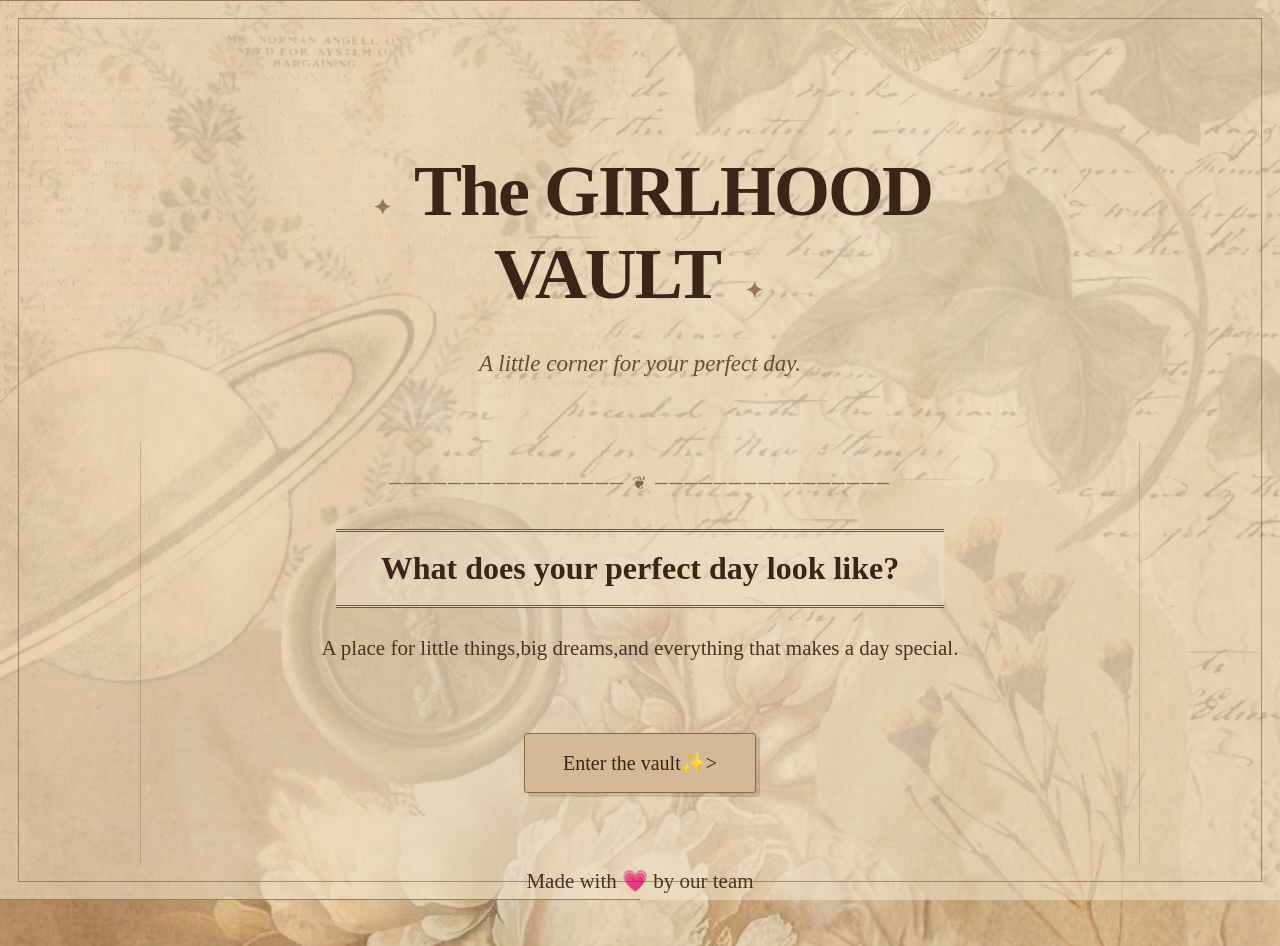
<file: index.html>
<!DOCTYPE html>
<html>
    <head>
        <title>THE GIRLHOOD VAULT</title>
        <link rel="stylesheet"href="style.css">
    </head>


    
    <body class="home-page">
        <header>
            <h1>The GIRLHOOD VAULT</h1>
            <h3>A little corner for your perfect day. </h3>
        </header>
        <main>
            <h2 class="head-line">What does your perfect day look like?</h2>

            <p>
                A place for little things,big dreams,and everything that makes a day special.</p>

            <a href="wall.html">
                <button>Enter the vault✨></button>
            </a>
        </main>
        <p>Made with 💗 by our team</p>
       
    </body>
</html>
</file>
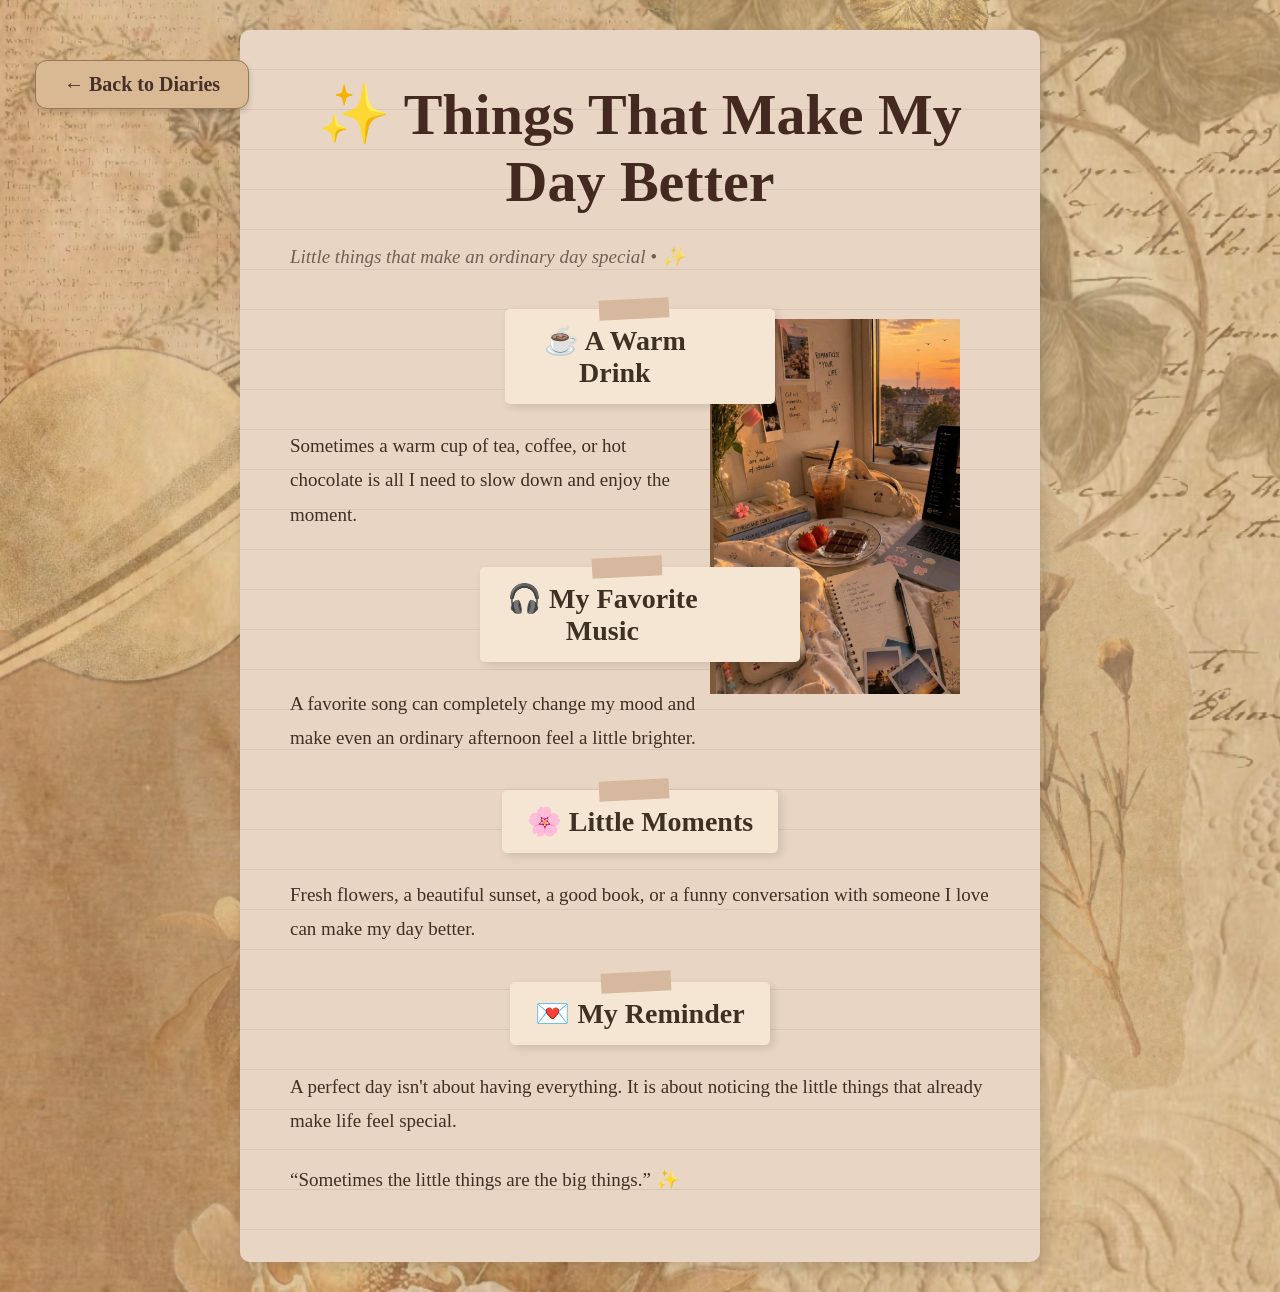
<file: better-day.html>
<!DOCTYPE html>
<html>
<head>
    <title>Things That Make My Day Better</title>
    <link rel="stylesheet" href="style.css">
</head>

<body>

<div class="diary">

    <h1>✨ Things That Make My Day Better</h1>

    <p class="date">Little things that make an ordinary day special • ✨</p>
<img src="little-things.jpg" class="diary-photo" alt="A peaceful morning">
    <h2>☕ A Warm Drink</h2>

    <p>
        Sometimes a warm cup of tea, coffee, or hot chocolate
        is all I need to slow down and enjoy the moment.
    </p>

    <h2>🎧 My Favorite Music</h2>

    <p>
        A favorite song can completely change my mood and make
        even an ordinary afternoon feel a little brighter.
    </p>

    <h2>🌸 Little Moments</h2>

    <p>
        Fresh flowers, a beautiful sunset, a good book, or a
        funny conversation with someone I love can make my day better.
    </p>

    <h2>💌 My Reminder</h2>

    <p>
        A perfect day isn't about having everything.
        It is about noticing the little things that already make
        life feel special.
    </p>

    <p class="quote">
        “Sometimes the little things are the big things.” ✨
    </p>

    <a href="diaries.html" class="back-button">← Back to Diaries</a>

</div>

</body>
</html>
</file>
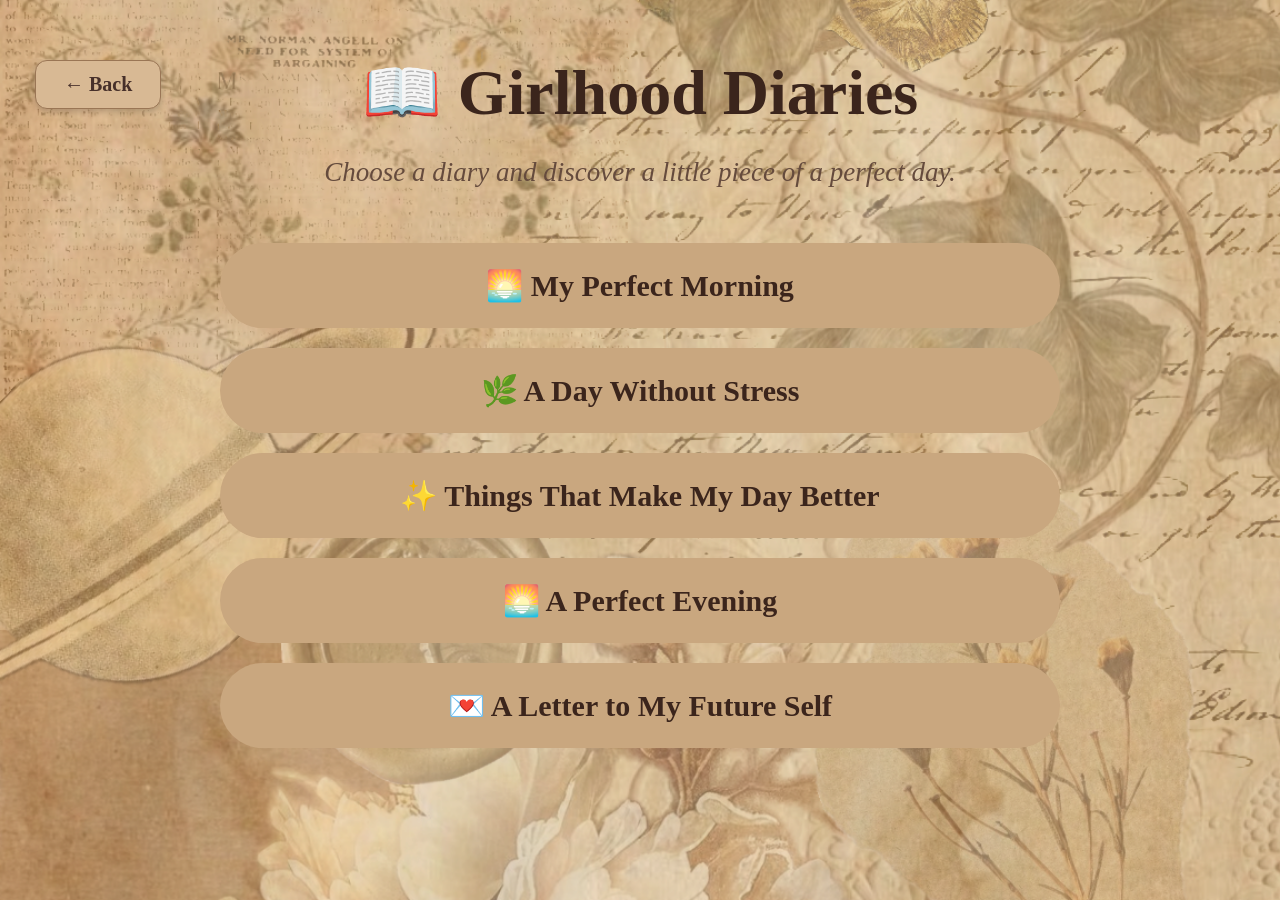
<file: diaries.html>
<!DOCTYPE html>
<html>
<head>
    <link rel="stylesheet" href="style.css">
    <title>Girlhood Diaries</title>
</head>
<body>
    
<a href="wall.html" class="back-button">← Back</a>
<div class="diaries-page">
    <h1>📖 Girlhood Diaries</h1>

    <p class="intro">
        Choose a diary and discover a little piece of a perfect day.
    </p>

    <div class="diaries-list">
<a href="morning.html">
    <h2 class="card">🌅 My Perfect Morning</h2>
</a>

<a href="stress.html">
    <h2 class="card">🌿 A Day Without Stress</h2>
</a>

<a href="better-day.html">
    <h2 class="card">✨ Things That Make My Day Better</h2>
</a>

<a href="evening.html">
    <h2 class="card">🌅 A Perfect Evening</h2>
</a>

<a href="future.html">
    <h2 class="card">💌 A Letter to My Future Self</h2>
</a>
    </div>
</body>
</html>
</file>
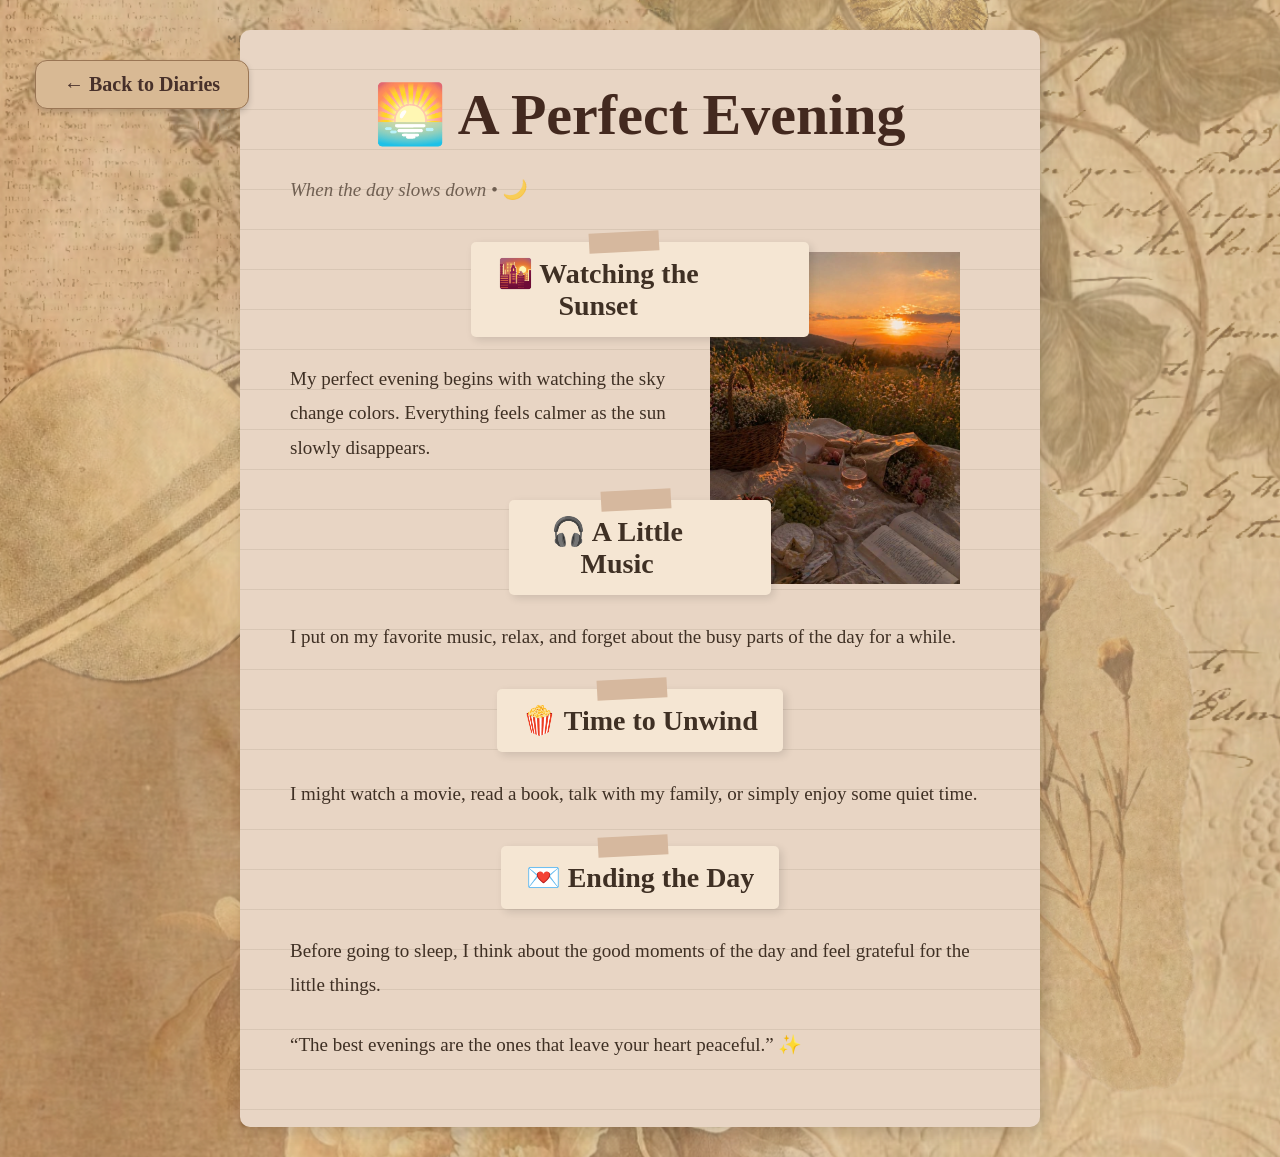
<file: evening.html>
<!DOCTYPE html>
<html>
<head>
    <title>A Perfect Evening</title>
    <link rel="stylesheet" href="style.css">
</head>

<body>

<div class="diary">

    <h1>🌅 A Perfect Evening</h1>

    <p class="date">When the day slows down • 🌙</p>
    <img src="evening.jpg" class="diary-photo" alt="A peaceful morning">

    <h2>🌇 Watching the Sunset</h2>

    <p>
        My perfect evening begins with watching the sky change colors.
        Everything feels calmer as the sun slowly disappears.
    </p>

    <h2>🎧 A Little Music</h2>

    <p>
        I put on my favorite music, relax, and forget about the
        busy parts of the day for a while.
    </p>

    <h2>🍿 Time to Unwind</h2>

    <p>
        I might watch a movie, read a book, talk with my family,
        or simply enjoy some quiet time.
    </p>

    <h2>💌 Ending the Day</h2>

    <p>
        Before going to sleep, I think about the good moments
        of the day and feel grateful for the little things.
    </p>

    <p class="quote">
        “The best evenings are the ones that leave your heart peaceful.” ✨
    </p>

    <a href="diaries.html" class="back-button">← Back to Diaries</a>

</div>

</body>
</html>
</file>
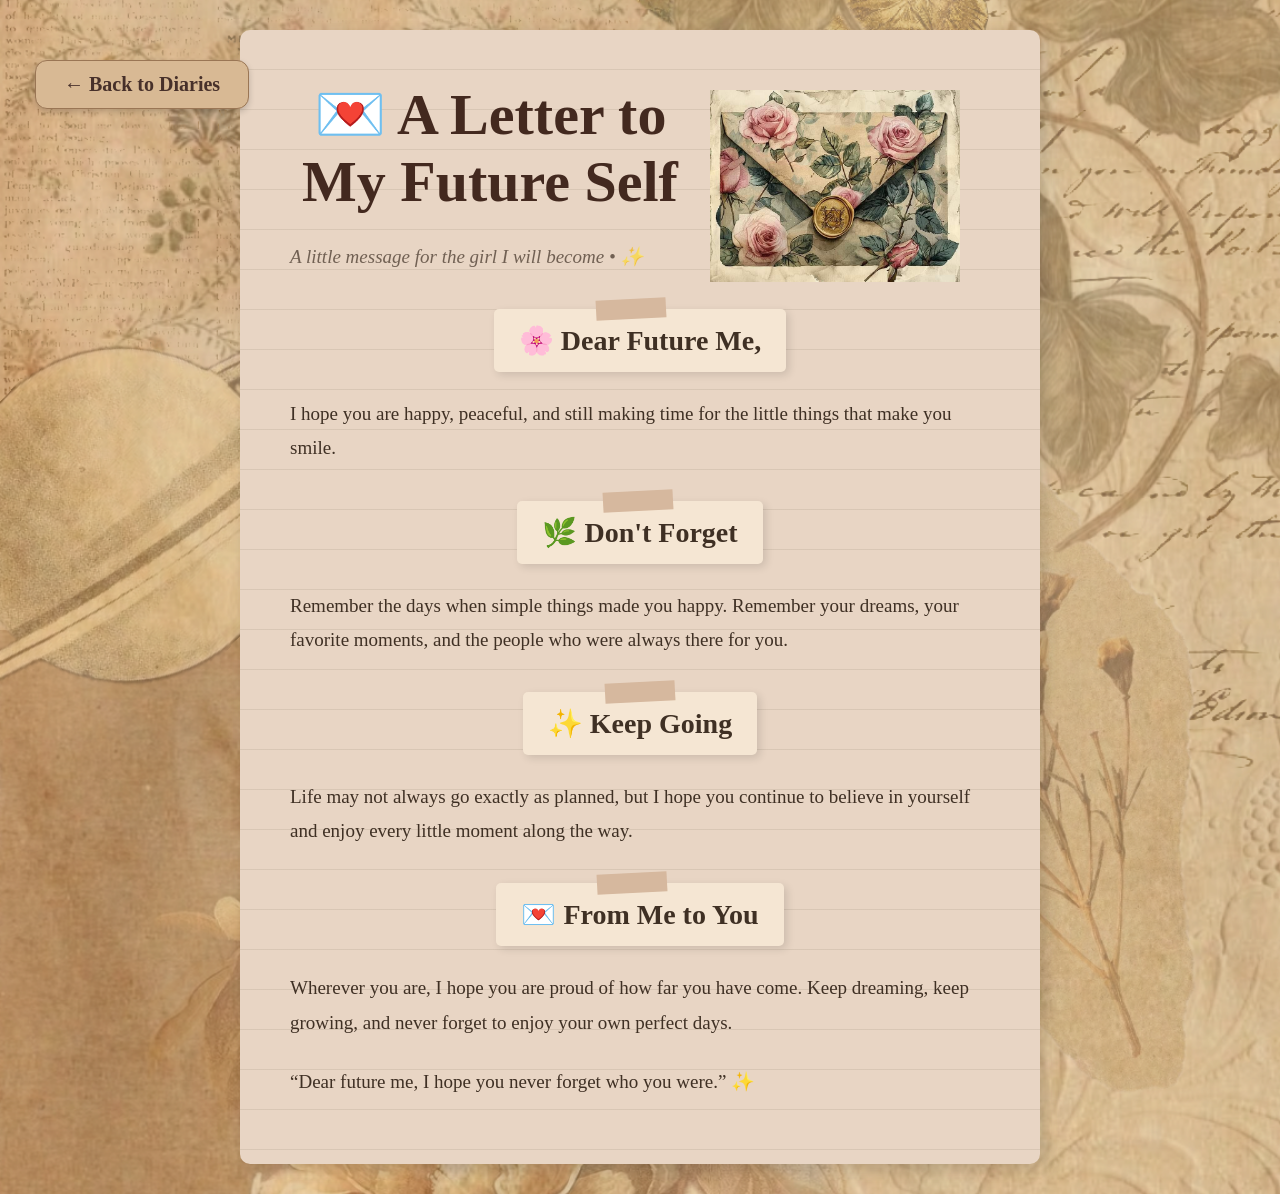
<file: future.html>
<!DOCTYPE html>
<html>
<head>
    <title>A Letter to My Future Self</title>
    <link rel="stylesheet" href="style.css">
</head>

<body>

<div class="diary">
    <img src="future.jpg" class="diary-photo" alt="A peaceful morning">

    <h1>💌 A Letter to My Future Self</h1>

    <p class="date">A little message for the girl I will become • ✨</p>

    <h2>🌸 Dear Future Me,</h2>

    <p>
        I hope you are happy, peaceful, and still making time
        for the little things that make you smile.
    </p>

    <h2>🌿 Don't Forget</h2>

    <p>
        Remember the days when simple things made you happy.
        Remember your dreams, your favorite moments, and the people
        who were always there for you.
    </p>

    <h2>✨ Keep Going</h2>

    <p>
        Life may not always go exactly as planned, but I hope
        you continue to believe in yourself and enjoy every
        little moment along the way.
    </p>

    <h2>💌 From Me to You</h2>

    <p>
        Wherever you are, I hope you are proud of how far
        you have come. Keep dreaming, keep growing, and never
        forget to enjoy your own perfect days.
    </p>

    <p class="quote">
        “Dear future me, I hope you never forget who you were.” ✨
    </p>

    <a href="diaries.html" class="back-button">← Back to Diaries</a>

</div>

</body>
</html>
</file>
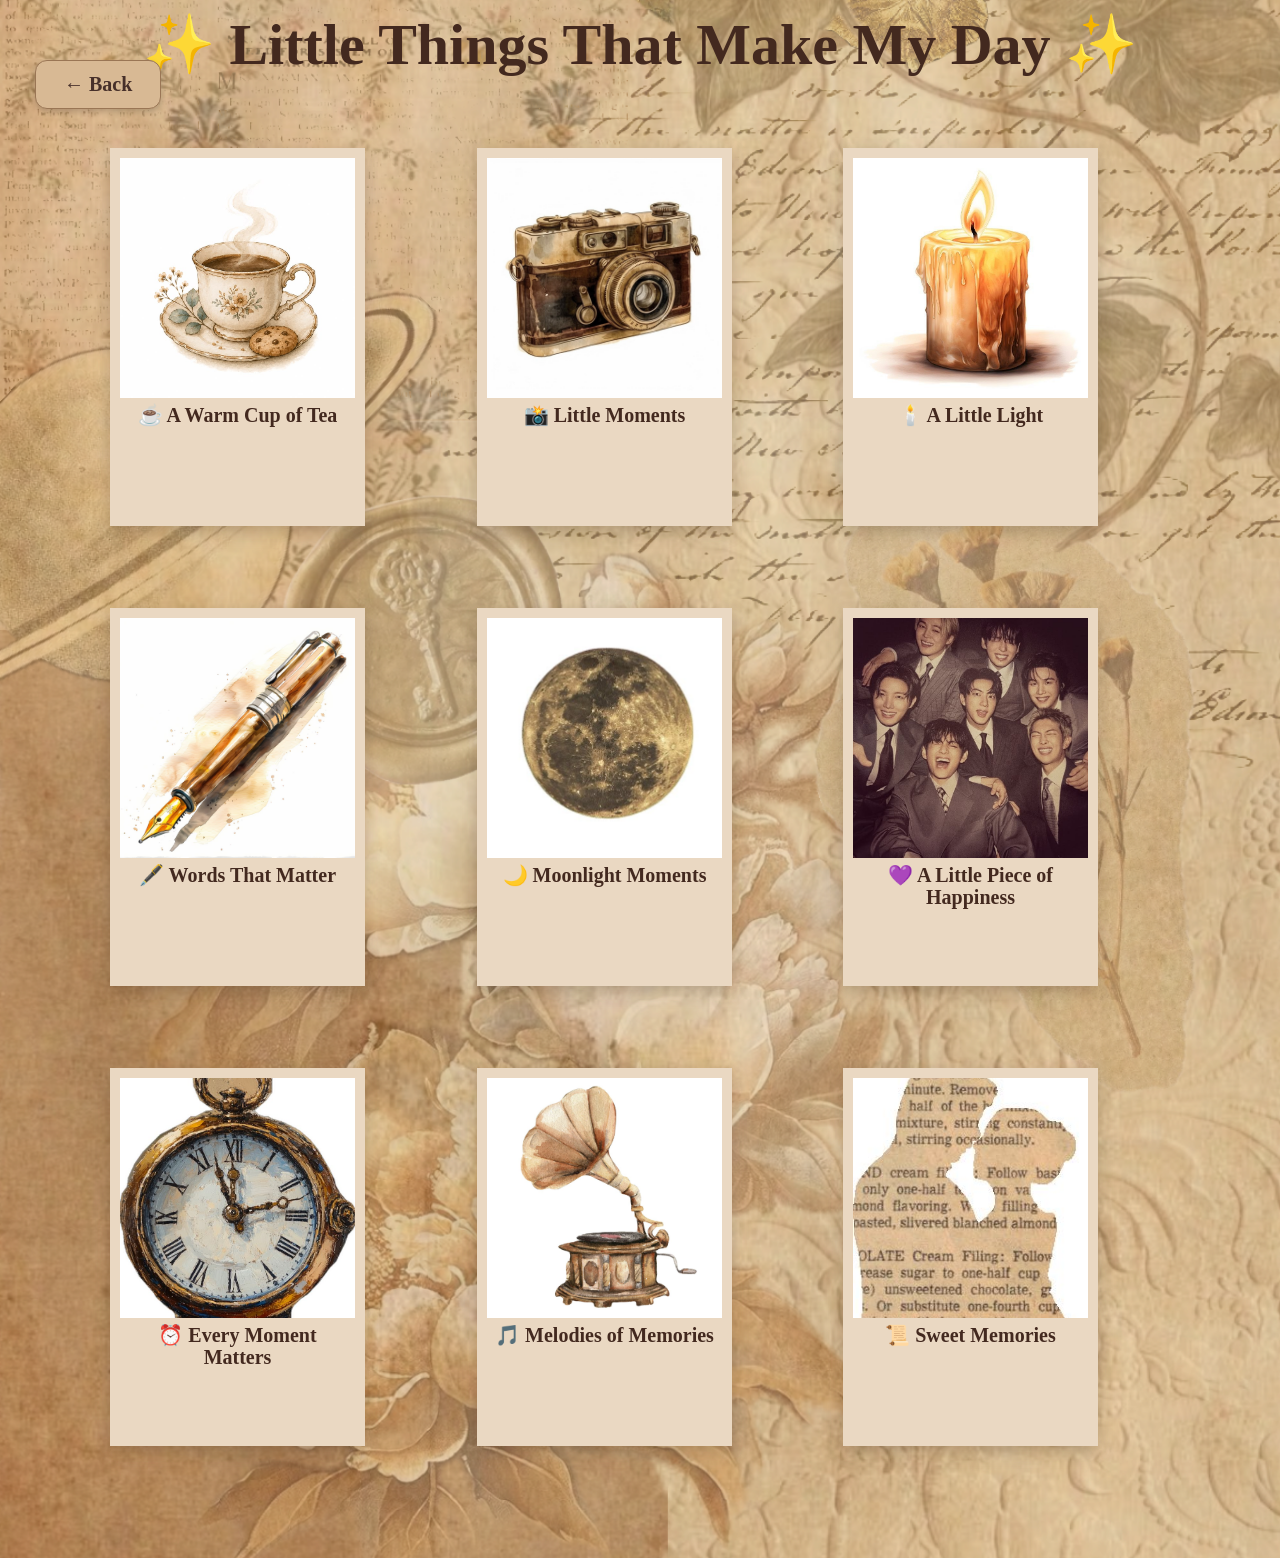
<file: little-thing.html>
<!DOCTYPE html>
<html lang="en">
<head>
    <meta charset="UTF-8">
    <meta name="viewport" content="width=device-width, initial-scale=1.0">
    <title>Little Things That Make My Day</title>
    <link rel="stylesheet" href="style.css">
</head>

<body>
    <button class="back-button" onclick="history.back()">
    ← Back
</button>

    <h1>✨ Little Things That Make My Day ✨</h1>

    <div class="things-grid">

        <!-- CARD 1 -->
        <div class="thing-card">
            <div class="flip-card">
                <div class="flip-inner">

                    <div class="flip-front">
                        <img src="tea.jpg" alt="Little Thing">
                        <h2>☕ A Warm Cup of Tea</h2>
                    </div>

                    <div class="flip-back">
                        <p>Sometimes a warm cup of tea and a quiet moment
                    are enough to make an ordinary day feel special.</p>
                    </div>

                </div>
            </div>
        </div>


        <!-- CARD 2 -->
        <div class="thing-card">
            <div class="flip-card">
                <div class="flip-inner">

                    <div class="flip-front">
                        <img src="camera.jpg" alt="Little Thing">
                        <h2>📸 Little Moments</h2>
                    </div>

                    <div class="flip-back">
                        <p> Capturing little moments makes ordinary days worth remembering</p>
                    </div>

                </div>
            </div>
        </div>


        <!-- CARD 3 -->
        <div class="thing-card">
            <div class="flip-card">
                <div class="flip-inner">

                    <div class="flip-front">
                        <img src="candle.jpg" alt="Little Thing">
                        <h2>🕯️ A Little Light</h2>
                    </div>

                    <div class="flip-back">
                        <p>"Even a small light can brighten the darkest day."</p>
                    </div>

                </div>
            </div>
        </div>


        <!-- CARD 4 -->
        <div class="thing-card">
            <div class="flip-card">
                <div class="flip-inner">

                    <div class="flip-front">
                        <img src="pen.jpg" alt="Little Thing">
                        <h2>🖋️ Words That Matter</h2>
                    </div>

                    <div class="flip-back">
                        <p>"Write your dreams down, and turn your thoughts into something beautiful."</p>
                    </div>

                </div>
            </div>
        </div>


        <!-- CARD 5 -->
        <div class="thing-card">
            <div class="flip-card">
                <div class="flip-inner">

                    <div class="flip-front">
                        <img src="moon.jpg" alt="Little Thing">
                        <h2>🌙 Moonlight Moments</h2>
                    </div>

                    <div class="flip-back">
                        <p>"Even in the darkest nights, there is always a little light to guide you."</p>
                    </div>

                </div>
            </div>
        </div>


        <!-- CARD 6 -->
        <div class="thing-card">
            <div class="flip-card">
                <div class="flip-inner">

                    <div class="flip-front">
                        <img src="bts.jpg" alt="Little Thing">
                        <h2>💜 A Little Piece of Happiness</h2>
                    </div>

                    <div class="flip-back">
                        <p>"Sometimes, the people who inspire us can make even an ordinary day feel special."</p>
                    </div>

                </div>
            </div>
        </div>


        <!-- CARD 7 -->
        <div class="thing-card">
            <div class="flip-card">
                <div class="flip-inner">

                    <div class="flip-front">
                        <img src="clock.jpg" alt="Little Thing">
                        <h2>⏰ Every Moment Matters</h2>
                    </div>

                    <div class="flip-back">
                        <p>"Don't wait for the perfect moment. Make this moment special."</p>
                    </div>

                </div>
            </div>
        </div>


        <!-- CARD 8 -->
        <div class="thing-card">
            <div class="flip-card">
                <div class="flip-inner">

                    <div class="flip-front">
                        <img src="music.jpg" alt="Little Thing">
                        <h2>🎵 Melodies of Memories</h2>
                    </div>

                    <div class="flip-back">
                        <p>"Some songs don't just play music, they bring beautiful memories back to life."</p>
                    </div>

                </div>
            </div>
        </div>


        <!-- CARD 9 -->
        <div class="thing-card">
            <div class="flip-card">
                <div class="flip-inner">

                    <div class="flip-front">
                        <img src="memory.jpg" alt="Little Thing">
                        <h2>📜 Sweet Memories</h2>
                    </div>

                    <div class="flip-back">
                        <p>"Some old pages hold more than words — they hold memories, warmth, and little moments of joy."</p>
                    </div>

                </div>
            </div>
        </div>

    </div>
<script>
    const card = document.querySelector(".flip-card");

    card.addEventListener("click", function () {
        this.classList.toggle("flipped");
    });
</script>

</body>
</html>
</file>
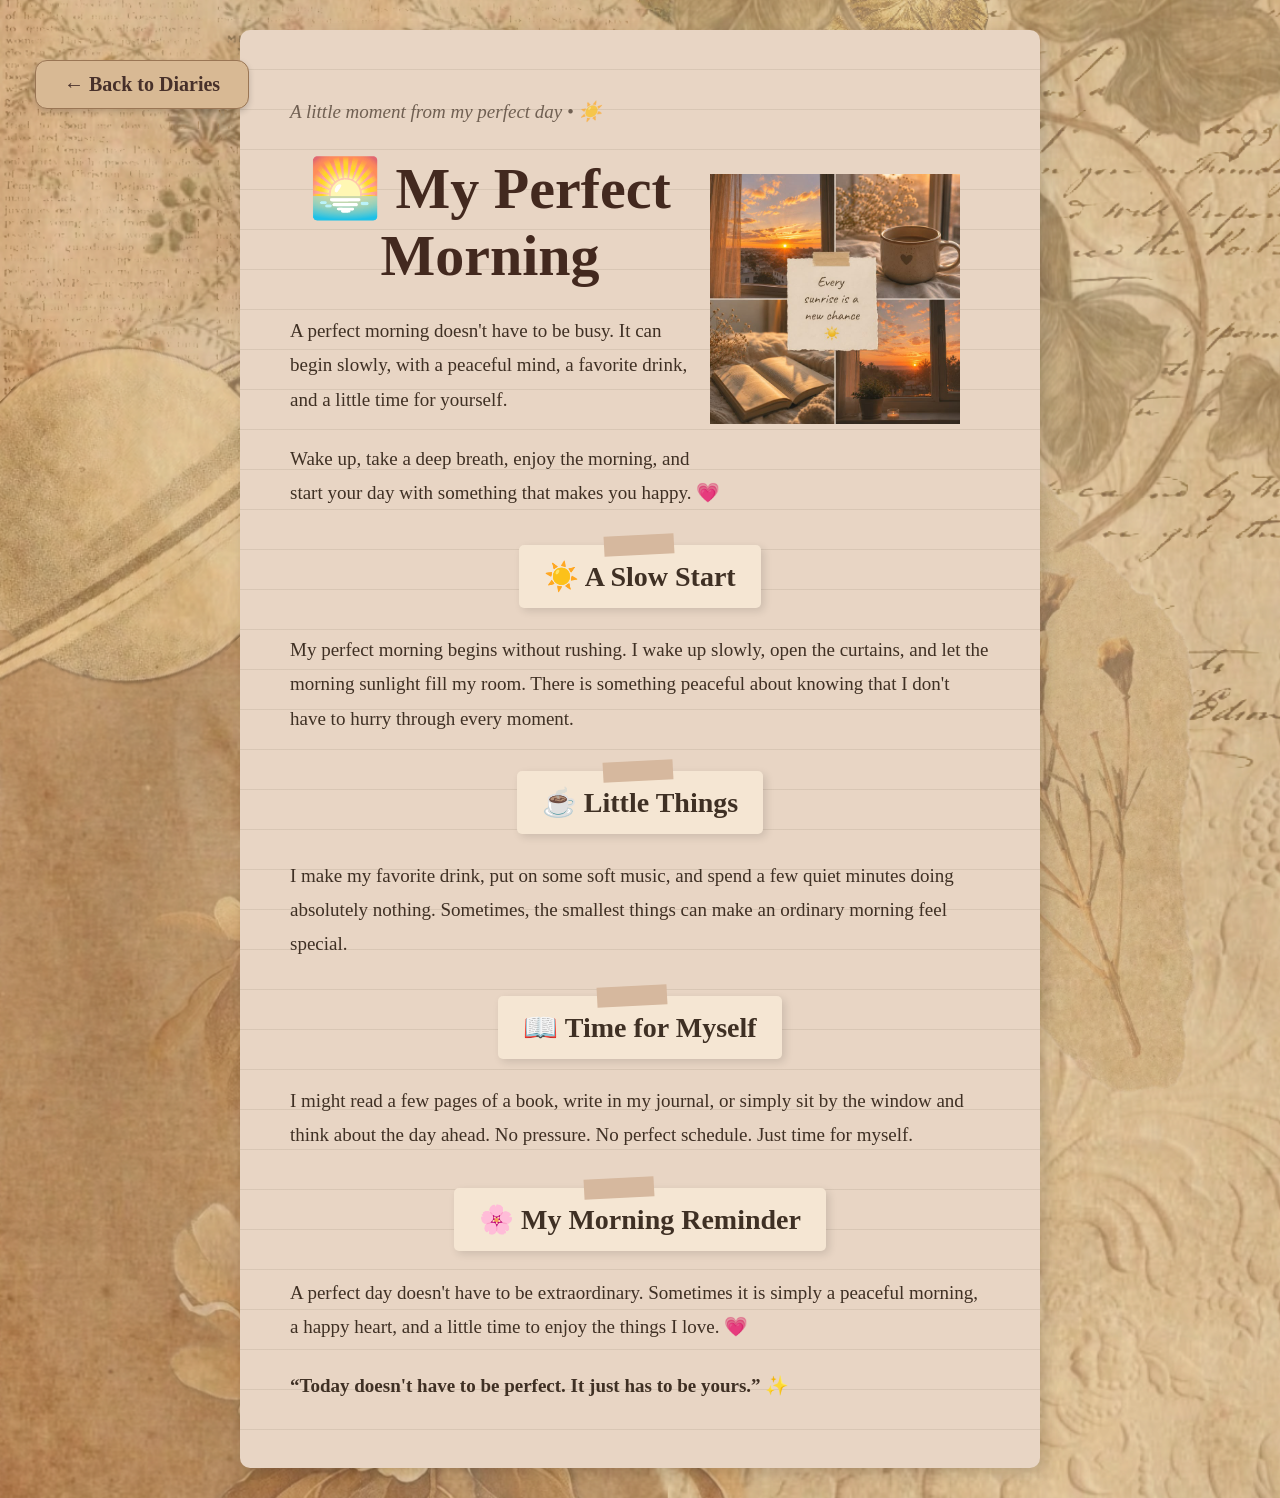
<file: morning.html>
<!DOCTYPE html>
<html>
<head>
    <div class="diary">
    <title>My Perfect Morning</title>
    <link rel="stylesheet" href="style.css">
</head>

<body>
   
    <p class="date">A little moment from my perfect day • ☀️</p>
    <img src="morning.jpg" class="diary-photo" alt="A peaceful morning">
    <h1>🌅 My Perfect Morning</h1>

    
        <p>
            A perfect morning doesn't have to be busy.
            It can begin slowly, with a peaceful mind,
            a favorite drink, and a little time for yourself.
        </p>

        <p>
            Wake up, take a deep breath, enjoy the morning,
            and start your day with something that makes you happy. 💗
        </p>
         <h2>☀️ A Slow Start</h2>

    <p>
        My perfect morning begins without rushing. I wake up slowly,
        open the curtains, and let the morning sunlight fill my room.
        There is something peaceful about knowing that I don't have
        to hurry through every moment.
    </p>

    <h2>☕ Little Things</h2>

    <p>
        I make my favorite drink, put on some soft music, and spend
        a few quiet minutes doing absolutely nothing. Sometimes,
        the smallest things can make an ordinary morning feel special.
    </p>

    <h2>📖 Time for Myself</h2>

    <p>
        I might read a few pages of a book, write in my journal,
        or simply sit by the window and think about the day ahead.
        No pressure. No perfect schedule. Just time for myself.
    </p>

    <h2>🌸 My Morning Reminder</h2>

    <p>
        A perfect day doesn't have to be extraordinary.
        Sometimes it is simply a peaceful morning, a happy heart,
        and a little time to enjoy the things I love. 💗
    </p>
    <p><b>“Today doesn't have to be perfect. It just has to be yours.” ✨</b></p>

   
</div>
    <a href="diaries.html" class="back-button">← Back to Diaries</a>
    
</body>
</html>
</file>
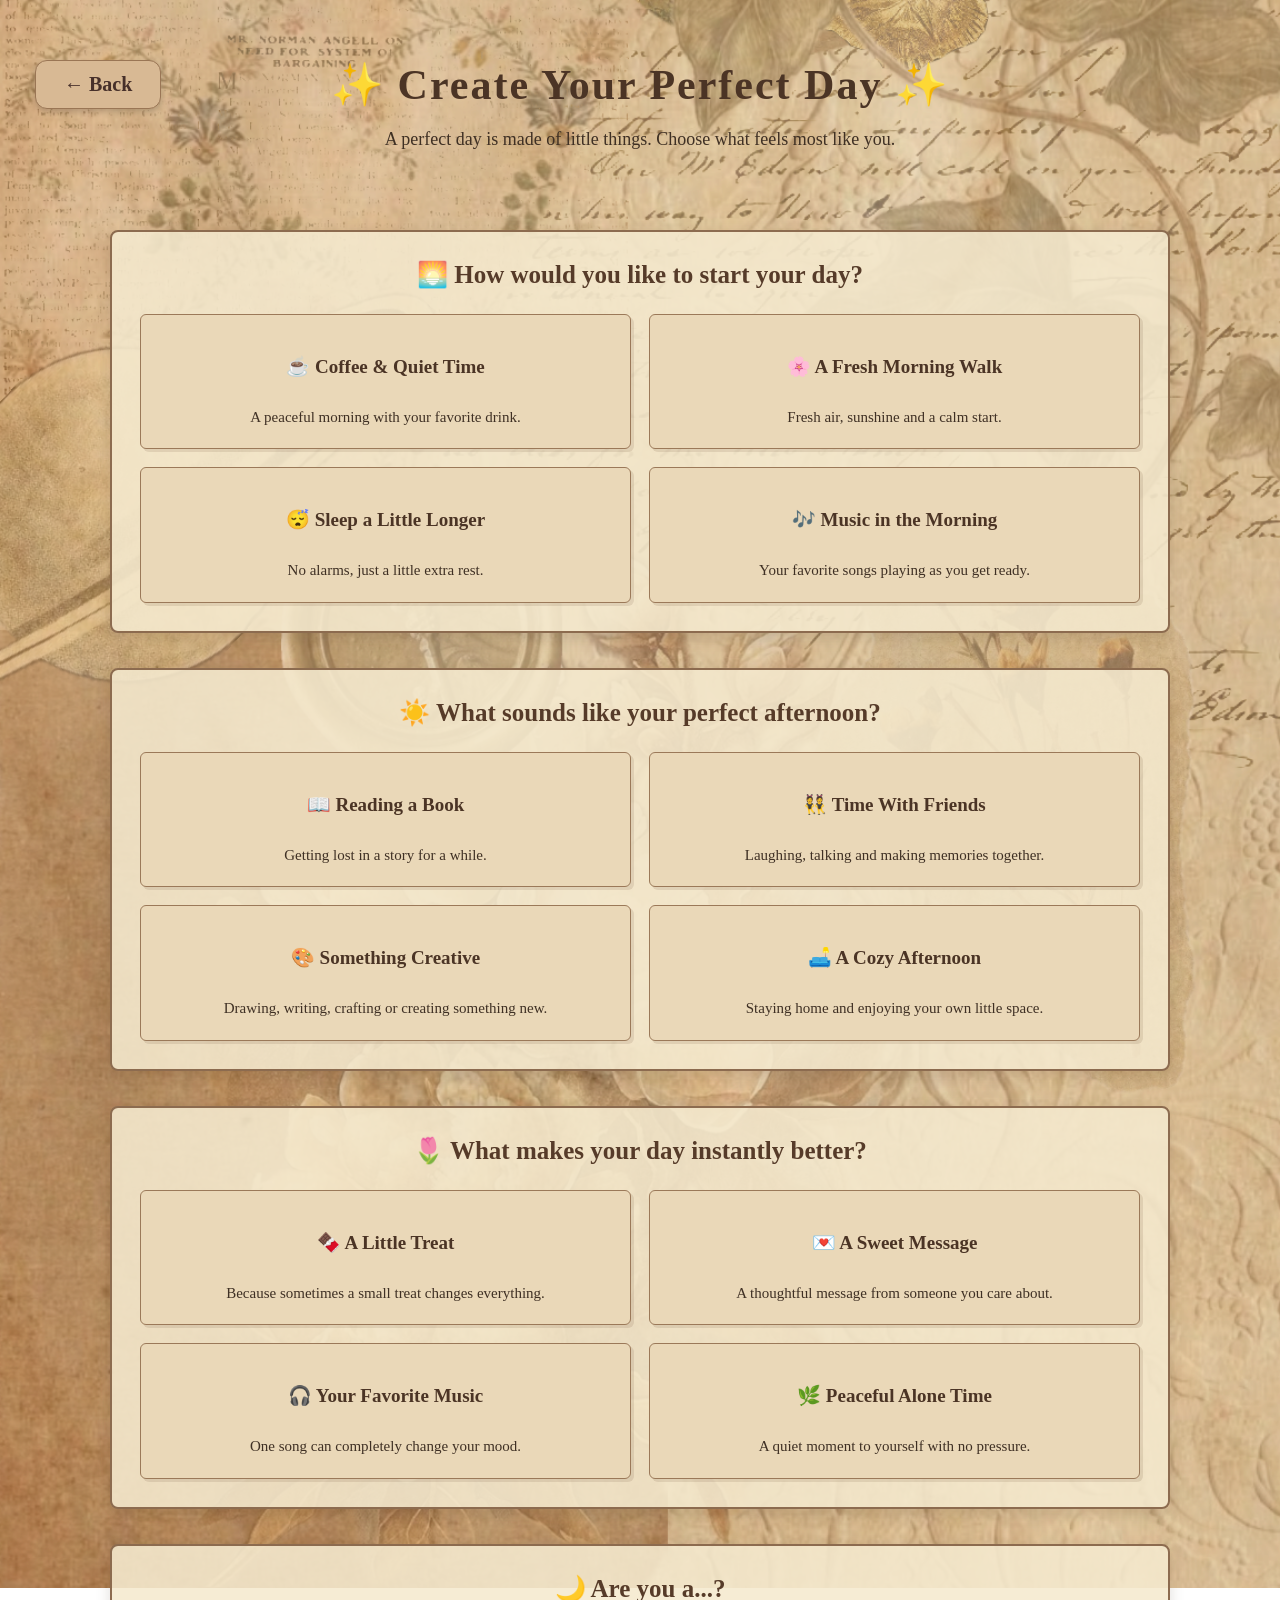
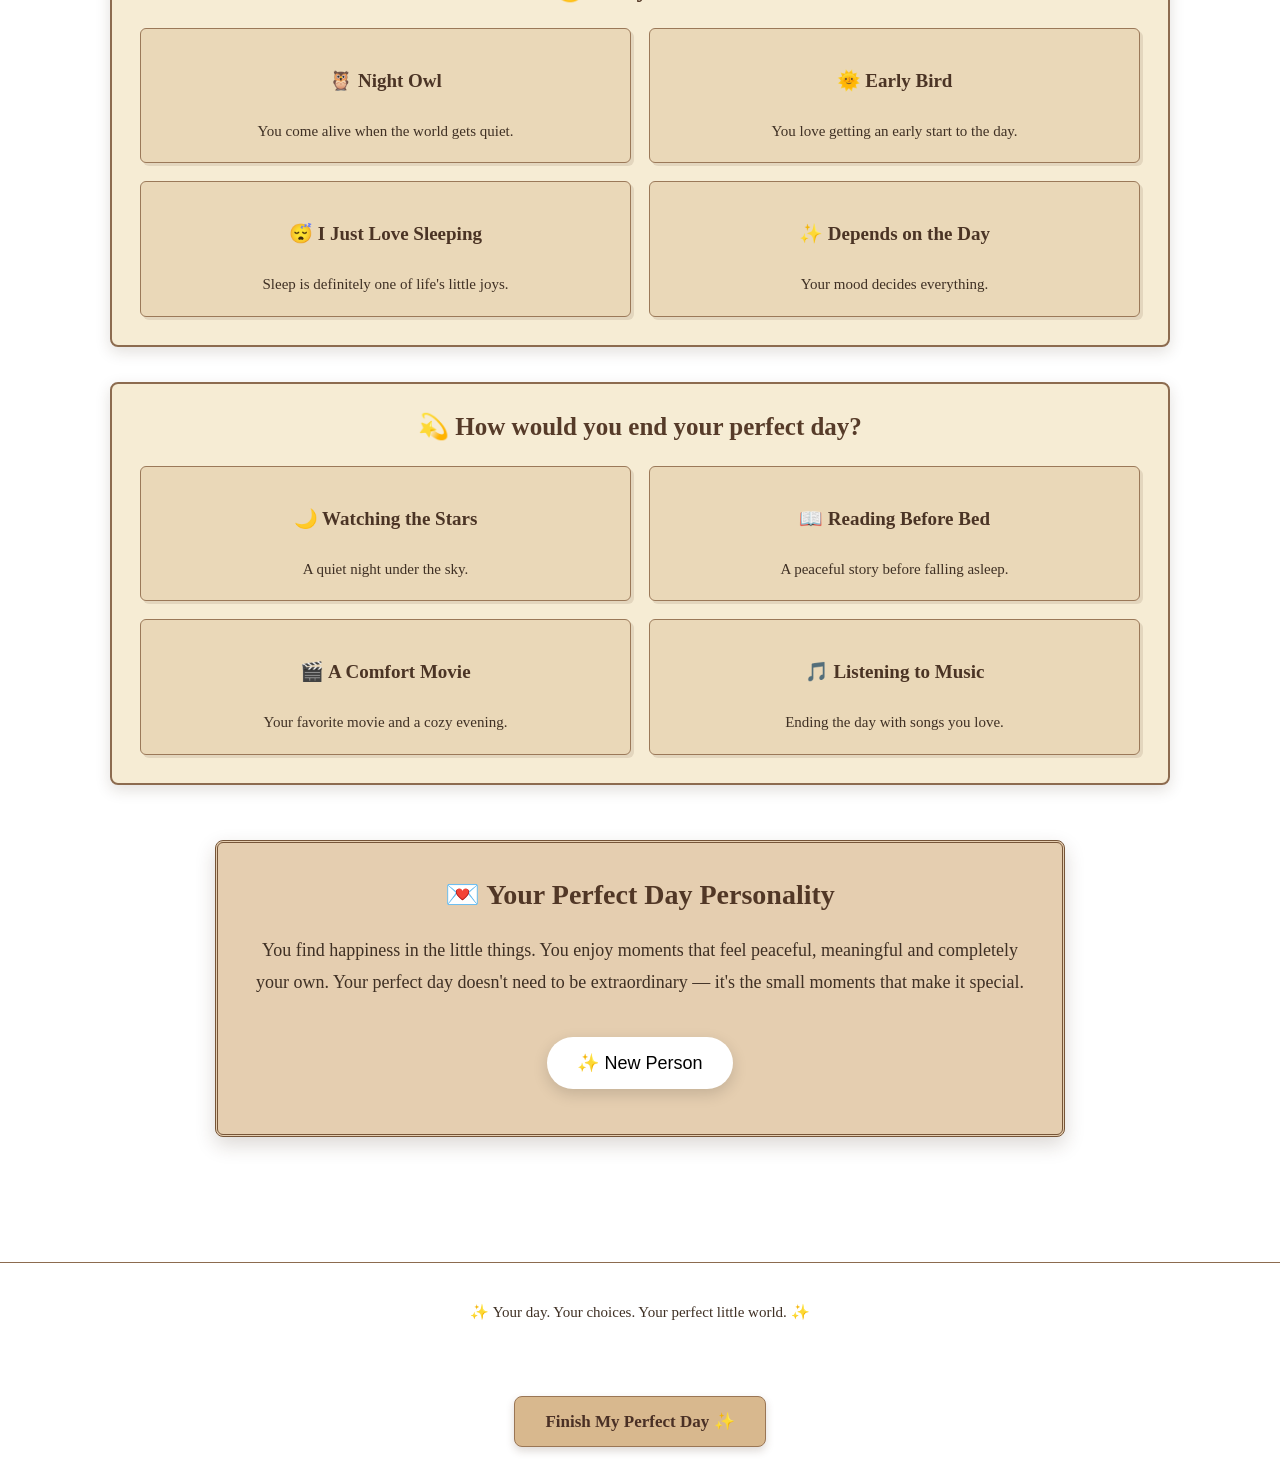
<file: perfect-day.html>
<!DOCTYPE html>
<html lang="en">
<head>
    <meta charset="UTF-8">
    <meta name="viewport" content="width=device-width, initial-scale=1.0">

    <title>Create Your Perfect Day</title>

    <link rel="stylesheet" href="style.css">
</head>

<body>
    <button class="back-button" onclick="history.back()">
    ← Back
</button>

    <!-- Heading -->
    <header>
        <h1>✨ Create Your Perfect Day ✨</h1>

        <p>
            A perfect day is made of little things.
            Choose what feels most like you.
        </p>
    </header>


    <main class="perfect-day-container">


        <!-- QUESTION 1 -->
        <section class="day-section">

            <h2>🌅 How would you like to start your day?</h2>

            <div class="day-options">

                <div class="day-option">
                    <h3>☕ Coffee & Quiet Time</h3>
                    <p>A peaceful morning with your favorite drink.</p>
                </div>

                <div class="day-option">
                    <h3>🌸 A Fresh Morning Walk</h3>
                    <p>Fresh air, sunshine and a calm start.</p>
                </div>

                <div class="day-option">
                    <h3>😴 Sleep a Little Longer</h3>
                    <p>No alarms, just a little extra rest.</p>
                </div>

                <div class="day-option">
                    <h3>🎶 Music in the Morning</h3>
                    <p>Your favorite songs playing as you get ready.</p>
                </div>

            </div>

        </section>


        <!-- QUESTION 2 -->
        <section class="day-section">

            <h2>☀️ What sounds like your perfect afternoon?</h2>

            <div class="day-options">

                <div class="day-option">
                    <h3>📖 Reading a Book</h3>
                    <p>Getting lost in a story for a while.</p>
                </div>

                <div class="day-option">
                    <h3>👯 Time With Friends</h3>
                    <p>Laughing, talking and making memories together.</p>
                </div>

                <div class="day-option">
                    <h3>🎨 Something Creative</h3>
                    <p>Drawing, writing, crafting or creating something new.</p>
                </div>

                <div class="day-option">
                    <h3>🛋️ A Cozy Afternoon</h3>
                    <p>Staying home and enjoying your own little space.</p>
                </div>

            </div>

        </section>


        <!-- QUESTION 3 -->
        <section class="day-section">

            <h2>🌷 What makes your day instantly better?</h2>

            <div class="day-options">

                <div class="day-option">
                    <h3>🍫 A Little Treat</h3>
                    <p>Because sometimes a small treat changes everything.</p>
                </div>

                <div class="day-option">
                    <h3>💌 A Sweet Message</h3>
                    <p>A thoughtful message from someone you care about.</p>
                </div>

                <div class="day-option">
                    <h3>🎧 Your Favorite Music</h3>
                    <p>One song can completely change your mood.</p>
                </div>

                <div class="day-option">
                    <h3>🌿 Peaceful Alone Time</h3>
                    <p>A quiet moment to yourself with no pressure.</p>
                </div>

            </div>

        </section>


        <!-- QUESTION 4 -->
        <section class="day-section">

            <h2>🌙 Are you a...?</h2>

            <div class="day-options">

                <div class="day-option">
                    <h3>🦉 Night Owl</h3>
                    <p>You come alive when the world gets quiet.</p>
                </div>

                <div class="day-option">
                    <h3>🌞 Early Bird</h3>
                    <p>You love getting an early start to the day.</p>
                </div>

                <div class="day-option">
                    <h3>😴 I Just Love Sleeping</h3>
                    <p>Sleep is definitely one of life's little joys.</p>
                </div>

                <div class="day-option">
                    <h3>✨ Depends on the Day</h3>
                    <p>Your mood decides everything.</p>
                </div>

            </div>

        </section>


        <!-- QUESTION 5 -->
        <section class="day-section">

            <h2>💫 How would you end your perfect day?</h2>

            <div class="day-options">

                <div class="day-option">
                    <h3>🌙 Watching the Stars</h3>
                    <p>A quiet night under the sky.</p>
                </div>

                <div class="day-option">
                    <h3>📖 Reading Before Bed</h3>
                    <p>A peaceful story before falling asleep.</p>
                </div>

                <div class="day-option">
                    <h3>🎬 A Comfort Movie</h3>
                    <p>Your favorite movie and a cozy evening.</p>
                </div>

                <div class="day-option">
                    <h3>🎵 Listening to Music</h3>
                    <p>Ending the day with songs you love.</p>
                </div>

            </div>

        </section>


        <!-- FINAL RESULT -->
        <section class="final-message">

            <h2>💌 Your Perfect Day Personality</h2>

            <p>
                You find happiness in the little things. You enjoy moments
                that feel peaceful, meaningful and completely your own.
                Your perfect day doesn't need to be extraordinary —
                it's the small moments that make it special.
            </p>

        </section>

    </main>


    <footer>
        <p>✨ Your day. Your choices. Your perfect little world. ✨</p>
    </footer>
<script>

const questions = document.querySelectorAll(".day-section");
const resultBox = document.querySelector(".final-message");
const resultTitle = document.querySelector(".final-message h2");
const resultText = document.querySelector(".final-message p");

const personalities = [
    {
        title: "☕ The Cozy Dreamer",
        text: "Your perfect day is warm, peaceful and full of little comforts. You enjoy quiet moments, your favorite things and taking life at your own pace. For you, happiness is found in the simple things."
    },
    {
        title: "🌸 The Peaceful Soul",
        text: "Your perfect day is calm, refreshing and stress-free. You love peaceful surroundings, fresh air and moments where you can simply relax and enjoy being yourself."
    },
    {
        title: "🎶 The Happy Social Butterfly",
        text: "Your perfect day is full of laughter, music and good company. You love making memories with people around you and turning ordinary moments into fun experiences."
    },
    {
        title: "📖 The Creative Soul",
        text: "Your perfect day is filled with imagination and inspiration. You enjoy creating, dreaming and finding beauty in ordinary moments."
    },
    {
        title: "🎀 The Soft-Hearted Girl",
        text: "You appreciate meaningful moments and little things that make you feel happy and comfortable. Your perfect day is gentle, warm and full of heart."
    },
    {
        title: "🌞 The Sunshine Girl",
        text: "You bring bright energy into your day. You enjoy cheerful moments, fun experiences and anything that leaves you with a genuine smile."
    },
    {
        title: "🌙 The Night Owl",
        text: "You love your own rhythm and enjoy taking your time. Your perfect day is comfortable, flexible and completely your own."
    },
    {
        title: "🦋 The Free Spirit",
        text: "You love freedom and spontaneous moments. You don't need every part of your day planned—you enjoy doing what feels right in the moment."
    },
    {
        title: "💌 The Little-Moments Girl",
        text: "You believe the best days are made from tiny things. A favorite drink, a good song, a quiet moment or a sweet memory can make your whole day."
    },
    {
        title: "🌿 The Calm Explorer",
        text: "You enjoy discovering new things while keeping a peaceful balance. Your perfect day has just enough adventure without losing your sense of comfort."
    },
    {
        title: "✨ The Main Character",
        text: "You enjoy making ordinary moments feel special. Your perfect day has personality, memorable moments and little details that make you feel like the main character."
    },
    {
        title: "🌷 The Gentle Adventurer",
        text: "You like trying new things while still appreciating comfort and peaceful moments. Your perfect day is a beautiful mix of excitement and relaxation."
    }
];


// Create the New Person button
const newPersonButton = document.createElement("button");

newPersonButton.innerHTML = "✨ New Person";

newPersonButton.className = "new-person-button";

resultBox.appendChild(newPersonButton);


// Select answers
questions.forEach(question => {

    const options = question.querySelectorAll(".day-option");

    options.forEach(option => {

        option.addEventListener("click", function() {

            // Remove previous selection for this question
            options.forEach(item => {
                item.classList.remove("selected");
            });

            // Select this option
            this.classList.add("selected");

            // Check if ALL questions are answered
            checkComplete();

        });

    });

});


// Check whether all 7 questions are answered
function checkComplete() {

    let answered = 0;

    questions.forEach(question => {

        if (question.querySelector(".selected")) {
            answered++;
        }

    });

    // Personality appears ONLY after every question is answered
    if (answered === questions.length) {

        showPersonality();

    }

}


// Show personality
function showPersonality() {

    let score = 0;

    questions.forEach((question, index) => {

        const selected =
            question.querySelector(".selected");

        const options =
            Array.from(question.querySelectorAll(".day-option"));

        const selectedIndex =
            options.indexOf(selected);

        score += (selectedIndex + 1) * (index + 2);

    });


    const personality =
        personalities[score % personalities.length];


    resultTitle.innerHTML =
        "✨ " + personality.title;

    resultText.innerHTML =
        personality.text;

    resultBox.style.display = "block";

    newPersonButton.style.display = "inline-block";

    resultBox.scrollIntoView({
        behavior: "smooth",
        block: "center"
    });

}


// NEW PERSON BUTTON
newPersonButton.addEventListener("click", function() {

    // Clear every selected answer
    questions.forEach(question => {

        const options =
            question.querySelectorAll(".day-option");

        options.forEach(option => {
            option.classList.remove("selected");
        });

    });


    // Hide the result again
    resultBox.style.display = "none";


    // Scroll back to the first question
    questions[0].scrollIntoView({
        behavior: "smooth",
        block: "center"
    });

});

</script>

<div class="thank-you-button-container">
    <a href="thankyou-page.html" class="thank-you-button">
        Finish My Perfect Day ✨
    </a>
</div>


</body>
</html>
</file>
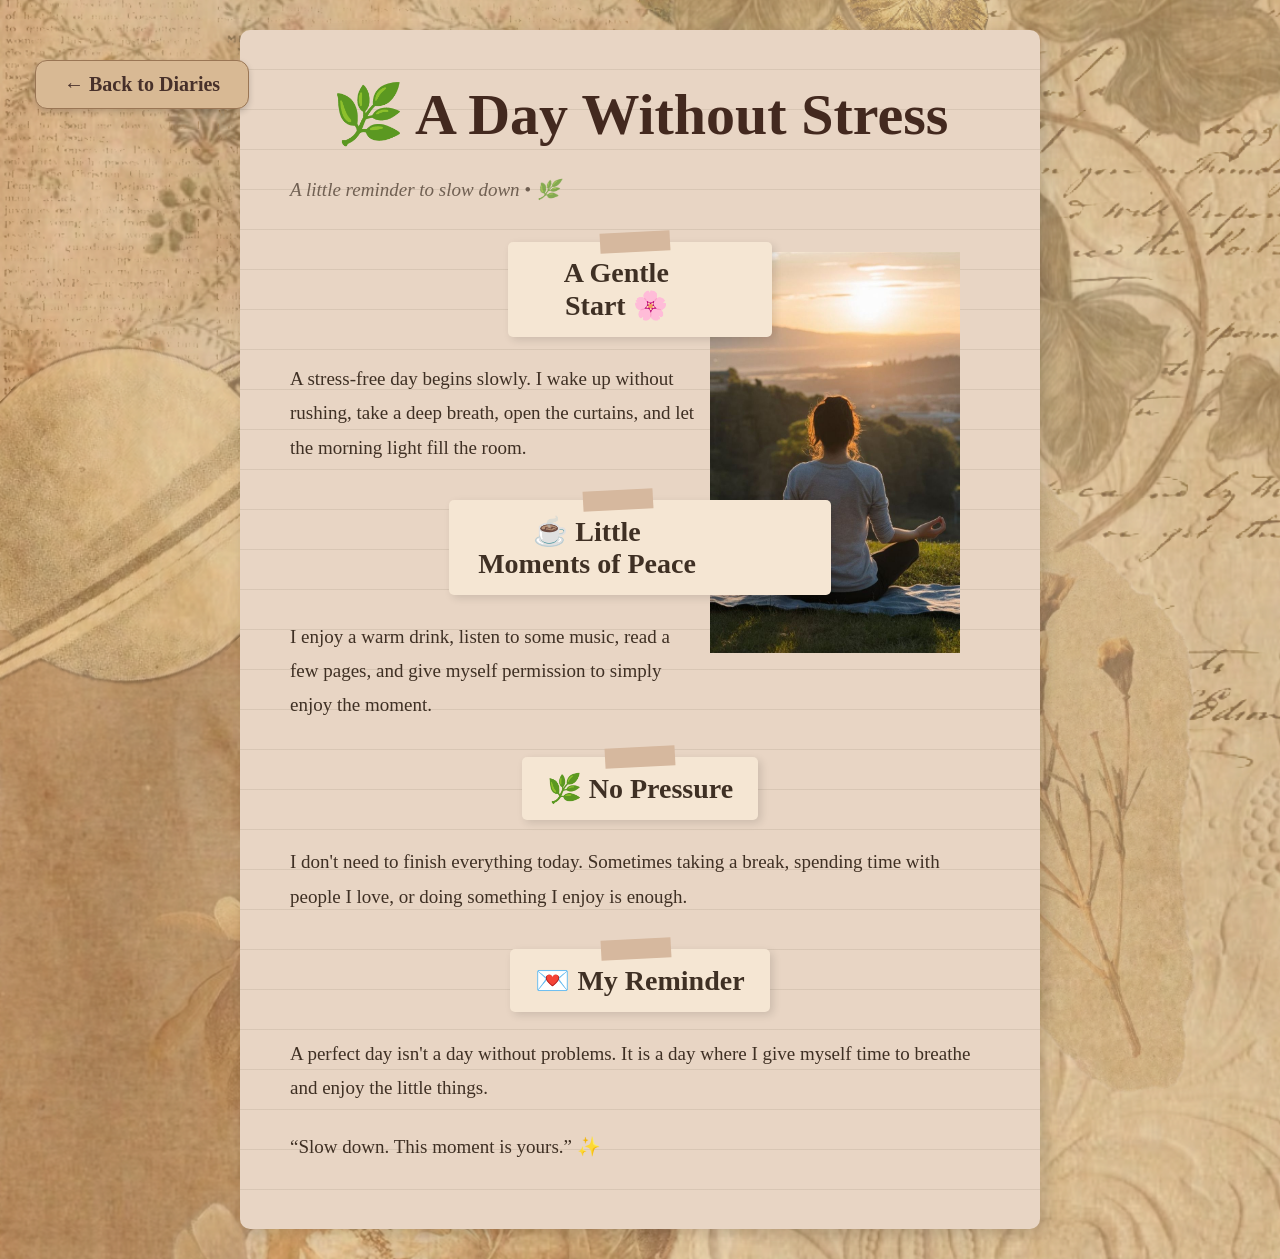
<file: stress.html>
<!DOCTYPE html>
<html>
<head>
    <title>A Day Without Stress</title>
    <link rel="stylesheet" href="style.css">
</head>

<body>
<div class="diary">

    <h1>🌿 A Day Without Stress</h1>

    <p class="date">A little reminder to slow down • 🌿</p>
    <img src="stress.jpg" class="diary-photo" alt="A peaceful morning">

    <h2>A Gentle Start 🌸</h2>

    <p>
        A stress-free day begins slowly. I wake up without rushing,
        take a deep breath, open the curtains, and let the morning
        light fill the room.
    </p>

    <h2>☕ Little Moments of Peace</h2>

    <p>
        I enjoy a warm drink, listen to some music, read a few pages,
        and give myself permission to simply enjoy the moment.
    </p>

    <h2>🌿 No Pressure</h2>

    <p>
        I don't need to finish everything today. Sometimes taking
        a break, spending time with people I love, or doing something
        I enjoy is enough.
    </p>

    <h2>💌 My Reminder</h2>

    <p>
        A perfect day isn't a day without problems. It is a day
        where I give myself time to breathe and enjoy the little things.
    </p>

    <p class="quote">
        “Slow down. This moment is yours.” ✨
    </p>

    <a href="diaries.html" class="back-button">← Back to Diaries</a>

</div>

</body>
</html>
</file>
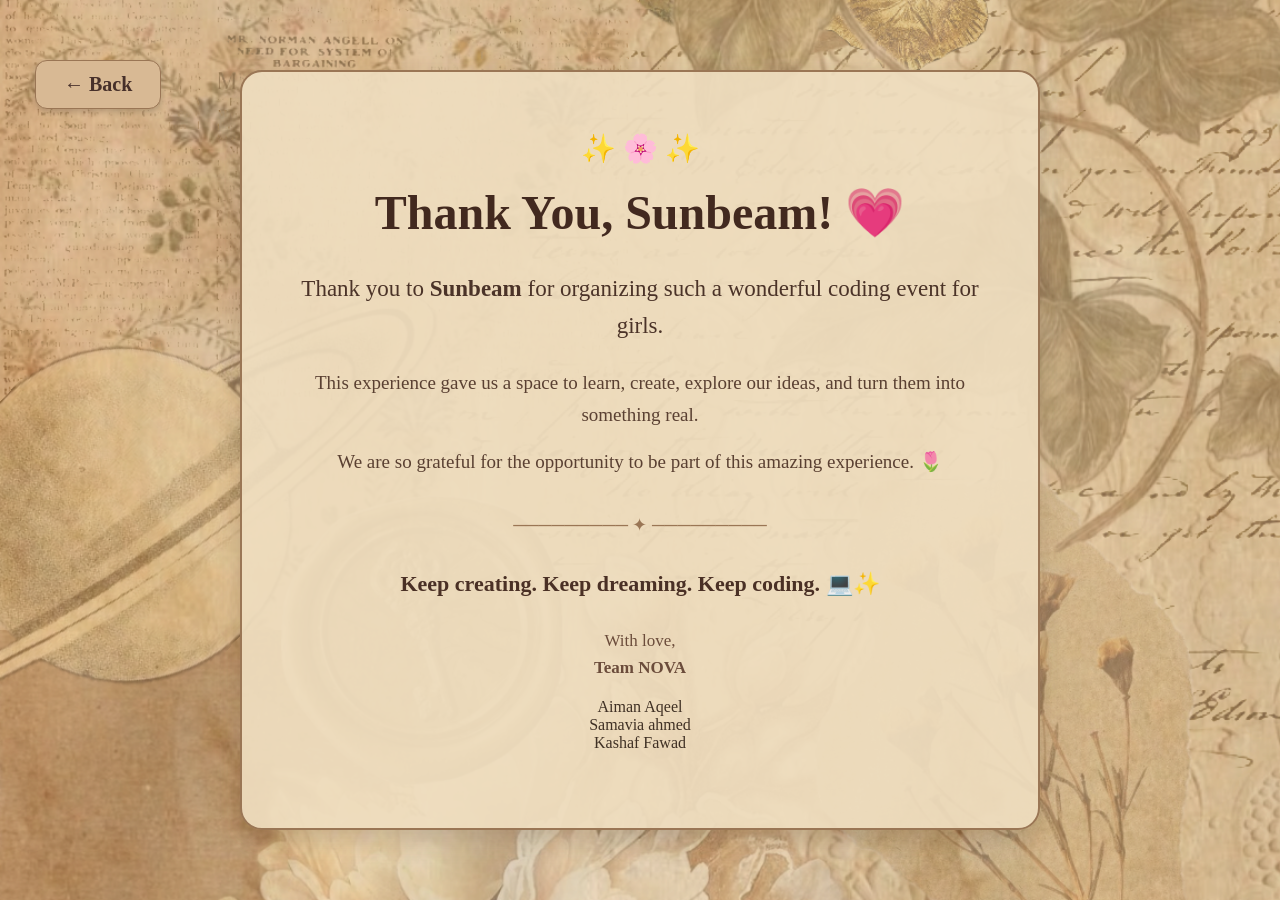
<file: thankyou-page.html>
<!DOCTYPE html>
<html lang="en">
<head>
    <meta charset="UTF-8">
    <meta name="viewport" content="width=device-width, initial-scale=1.0">

    <title>Thank You | Girlhood Wall</title>

    <link rel="stylesheet" href="style.css">
</div>
</head>

<body>
    <button class="back-button" onclick="history.back()">
    ← Back
</button>

    <div class="thank-you-page">

        <div class="thank-you-card">

            <div class="thank-you-decoration">
                ✨ 🌸 ✨
            </div>

            <h1>Thank You, Sunbeam! 💗</h1>

            <p class="thank-you-main">
                Thank you to <strong>Sunbeam</strong> for organizing
                such a wonderful coding event for girls.
            </p>

            <p class="thank-you-text">
                This experience gave us a space to learn, create,
                explore our ideas, and turn them into something real.
            </p>

            <p class="thank-you-text">
                We are so grateful for the opportunity to be part
                of this amazing experience. 🌷
            </p>

            <div class="thank-you-line">
                ───────── ✦ ─────────
            </div>

            <p class="thank-you-final">
                Keep creating. Keep dreaming. Keep coding. 💻✨
            </p>

            <p class="team-text">
                With love,<br>
                <strong>Team NOVA</strong>
                <p>Aiman Aqeel<br>Samavia ahmed<br>Kashaf Fawad</p>
            </p>
            

        </div>

    </div>

</body>
</html>
</file>
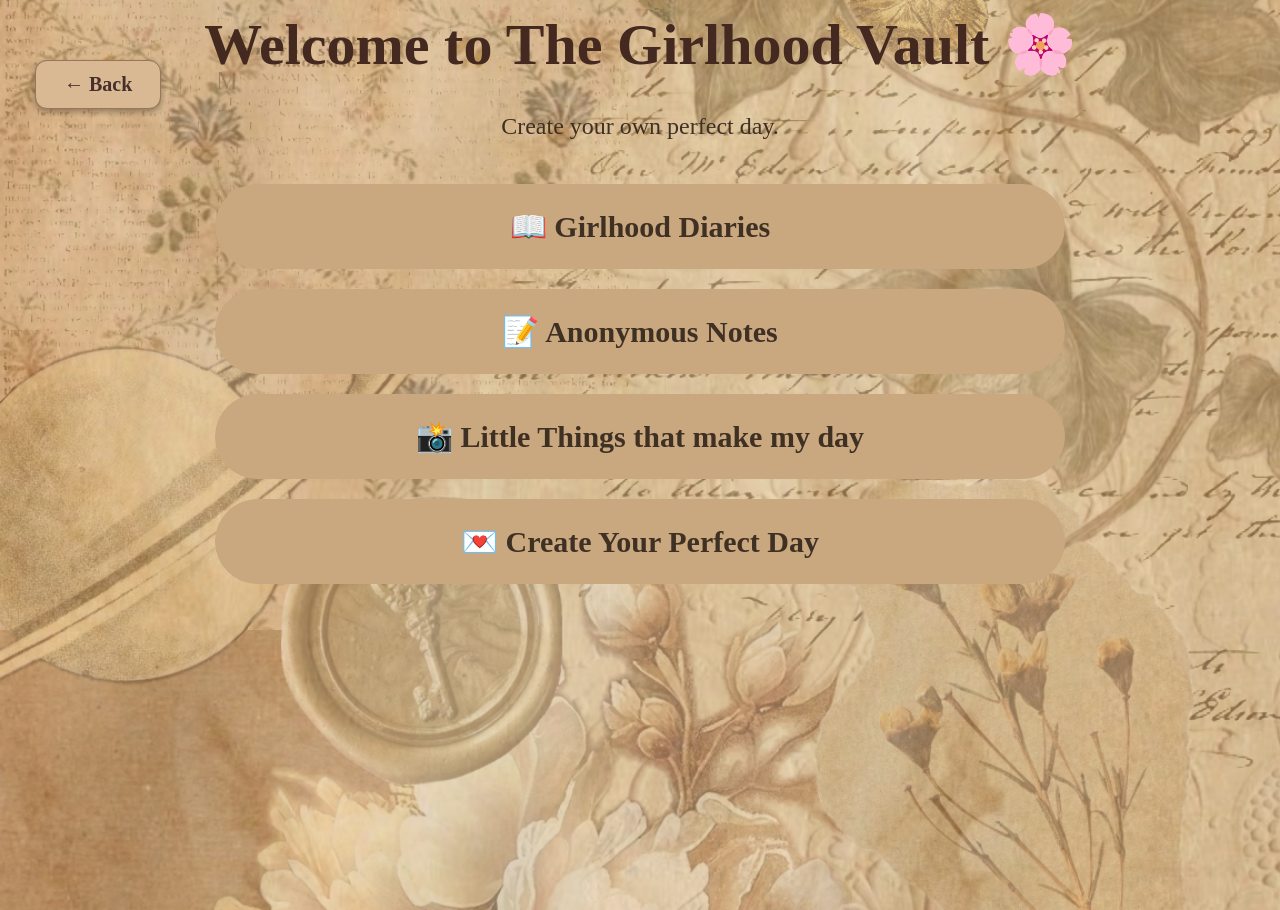
<file: wall.html>
<!DOCTYPE html>
<html>
<head>
    <title>The Girlhood vault✨</title>
    <link rel="stylesheet" href="style.css">
</head>

<body>
    <button class="back-button" onclick="history.back()">
    ← Back
</button>
<a href="index.html" class="back-button">← Back</a>

    <h1>Welcome to The Girlhood Vault 🌸</h1>
    <p class="wall-text">Create your own perfect day.</p>

    <a href="diaries.html">
    <h2  class="card">📖 Girlhood Diaries</h2>
    </a>
    <a href="notes.html">
    <h2  class="card">📝 Anonymous Notes</h2>
    </a>
    <a href="little-thing.html">
    <h2  class="card">📸 Little Things that make my day</h2>
    </a>
    <a href="perfect-day.html">
    <h2  class="card">💌 Create Your Perfect Day</h2>
    </a>
</body>
</html>
</file>
<file: style.css>
body {
    margin: 0;
    padding: 0px 30px 30px 10px;
    
    background-image: url("final.jpg");
    background-size: cover;
    background-position: center;
    background-repeat: repeat-y;
    
    color: #43291f;
}

header {
    padding: 40px 20px 10px;
}

h1 {
    font-size: 55px;
}

main {
    padding:5px 20px 10px;
    font-size: 20px;
}

h3 {
    font-size: 25px;
    padding:20px 7px;
}
h2{
    font-size: 30px;
}

button {
    margin-top: 20px;
    padding: 15px 30px;
    margin-bottom: 10px;
    border: none;
    border-radius: 30px;
    background-color: white;
    font-size: 18px;
    cursor: pointer;
     box-shadow: 0 5px 15px rgba(0,0,0,0.15);
}

button:hover {
    transform: translateY(4px);
}

footer {
    padding: 10px;
    margin-top:20px;
}
.wall-text {
    font-size: 24px;
    padding: 10px 15px 20px;
}
a {
    text-decoration: none;
    color: inherit;
}

.card {
    background-color: #c9a77f;
    width: 70%;
    max-width: 850px;
    margin: 20px auto;
    padding: 25px 30px;
    border-radius: 50px;
    text-align: center;
    box-sizing: border-box;
}

.card:hover {
    transform: translateY(-5px); 
}
    body {
    text-align: center;
    width: 100%;
}
.diary {
    background-color: #E8D5C4;
    padding: 40px;
    margin: 30px auto;
    max-width: 800px;
    border-radius: 10px;
    box-shadow: 5px 5px 15px rgba(0,0,0,0.15);
    background-image: repeating-linear-gradient(
    to bottom,
    transparent 0px,
    transparent 39px,
    #c9b8a5 40px
);
}

.diary h2 {
    font-size: 28px;
    margin-top: 25px;
}

.diary p {
    font-size: 19px;
    line-height: 1.7;
}
.diary h2 {
    background-color: #F5E6D3;
    padding: 15px 25px;
    width: fit-content;
    margin: 35px auto 20px;
    border-radius: 5px;
    box-shadow: 3px 3px 8px rgba(0,0,0,0.12);
}
.diary p {
    font-size: 19px;
    line-height: 1.8;
    text-align: left;
    margin: 25px auto;
    max-width: 700px;
}
.diary h2 {
    position: relative;
}

.diary h2::before {
    content: "";
    position: absolute;
    top: -10px;
    left: 35%;
    width: 70px;
    height: 20px;
    background-color: #D6B89E;
    transform: rotate(-3deg);
}
.back-button {
    display: block;
    width: fit-content;
    margin: 30px auto;
    padding: 12px 25px;
    background-color: #D6B89E;
    color: black;
    text-decoration: none;
    border-radius: 25px;
}

.date {
    font-size: 16px;
    font-style: italic;
    opacity: 0.7;
}
.diary-photo {
    width: 250px;
    float: right;
    margin: 20px 40px 20px 10px;
    position: relative;
}

/* =========================
   GIRLHOOD DIARIES PAGE
   ========================= */

.diaries-page {
    min-height: 100vh;
    padding: 45px 40px 70px;
    text-align: center;
    color: #3b251c;
}

.diaries-page h1 {
    font-size: 64px;
    margin: 10px 0 20px;
    font-family: Georgia, serif;
    color: #3b251c;
}

.diaries-page .intro {
    font-size: 27px;
    font-style: italic;
    margin-bottom: 55px;
    color: #654b3d;
}

/* Diary buttons */

.diary-list {
    background-color: #9d7b5c;
    width: 80%;
    max-width: 1100px;
    margin: 50px auto 0;
    display: flex;
    flex-direction: column;
    align-items: center;
    gap: 22px;
}

.diary-list a {
    width: 100%;
    text-decoration: none;
    color: #3b251c;
}

.diary-list .card {
    width: 100%;
    box-sizing: border-box;

    background: #d3d3b5;
    border-radius: 60px;

    padding: 24px 40px;
    margin: 0;

    font-family: Georgia, serif;
    font-size: 30px;
    text-align: center;

    transition: 0.3s ease;
}

/* Small vintage hover effect */

.diary-list .card:hover {
    transform: translateY(-3px);
    background: #c8c8a8;
    box-shadow: 0 8px 18px rgba(70, 50, 35, 0.15);
}
/* SECOND DIARY - A DAY WITHOUT STRESS */

.diary-page {
    max-width: 1100px;
    margin: 40px auto;
    padding: 50px 70px;
    background: #ead8c2;
    background-image: repeating-linear-gradient(
        to bottom,
        transparent 0px,
        transparent 39px,
        rgba(100, 70, 50, 0.15) 40px
    );
    color: #3d261b;
    border-radius: 18px;
    box-shadow: 0 8px 25px rgba(80, 50, 30, 0.15);
}

.diary-page h1 {
    text-align: center;
    font-family: Georgia, serif;
    font-size: 55px;
    margin-bottom: 30px;
    color: #3d261b;
}

.diary-page .intro {
    text-align: center;
    font-family: Georgia, serif;
    font-style: italic;
    font-size: 24px;
    line-height: 1.8;
    margin: 20px auto 50px;
    max-width: 850px;
}

.diary-page h2 {
    width: fit-content;
    margin: 45px auto 25px;
    padding: 18px 45px;
    background: #f5e6d1;
    border-radius: 12px;
    font-family: Georgia, serif;
    font-size: 32px;
    box-shadow: 0 6px 15px rgba(80, 50, 30, 0.15);
}

.diary-page p {
    font-family: Georgia, serif;
    font-size: 21px;
    line-height: 2;
    text-align: center;
    max-width: 850px;
    margin: 20px auto;
}

.diary-page .back-button {
    display: block;
    width: fit-content;
    margin: 50px auto 10px;
    padding: 14px 30px;
    background: #d8b99b;
    color: #3d261b;
    text-decoration: none;
    border-radius: 30px;
    font-family: Georgia, serif;
    font-size: 20px;
}

.diary-page .back-button:hover {
    background: #c9a887;
}
/*home page design*/
/* =================================
   VINTAGE GIRLHOOD WALL - HOME PAGE
   ================================= */

.home-page {
    margin: 0;
    min-height: 100vh;
    background-color: #705b3b;

    /* Old paper effect */
    background-image:
        radial-gradient(circle at 20% 20%, rgba(90, 60, 40, 0.08) 0 1px, transparent 2px),
        radial-gradient(circle at 80% 70%, rgba(90, 60, 40, 0.06) 0 1px, transparent 2px),
        repeating-linear-gradient(
            0deg,
            rgba(90, 60, 40, 0.025) 0px,
            rgba(90, 60, 40, 0.025) 1px,
            transparent 1px,
            transparent 5px
        );

    color: #3b2418;
    font-family: Georgia, "Times New Roman", serif;
    text-align: center;
}


/* Main vintage frame */

.home-page::before {
    content: "";
    position: fixed;
    inset: 18px;
    border: 1px solid rgba(82, 53, 35, 0.35);
    pointer-events: none;
    z-index: 10;
}


/* Small vintage label at the top */

.home-page::after {
    content: "THE GIRLHOOD EDITION  •  EST. 2026";
    position: absolute;
    top: 28px;
    left: 50%;
    transform: translateX(-50%);

    padding: 7px 22px;

    font-family: Georgia, serif;
    font-size: 12px;
    letter-spacing: 3px;

    color: #6b4a35;
    border-top: 1px solid #9d7b5c;
    border-bottom: 1px solid #9d7b5c;
}


/* Main heading */

.home-page h1 {
    position: relative;

    margin: 90px auto 15px;

    font-family: Georgia, "Times New Roman", serif;
    font-size: 72px;
    font-weight: bold;
    letter-spacing: -2px;

    color: #3b2418;
}


/* Decorative lines around heading */

.home-page h1::before,
.home-page h1::after {
    content: "✦";
    display: inline-block;

    margin: 0 25px;

    font-size: 22px;
    color: #9b7654;
}


/* Subtitle */

.home-page h3 {
    margin: 15px auto 10px;

    font-family: Georgia, serif;
    font-size: 23px;
    font-weight: normal;
    font-style: italic;

    color: #6b4a35;
}


/* Vintage newspaper-style question */

.home-page h2 {
    width: fit-content;
    max-width: 850px;

    margin: 0 auto 22px;
    padding: 18px 45px;

    font-family: Georgia, serif;
    font-size: 32px;

    color: #3b2418;

    border-top: 3px double #79563d;
    border-bottom: 3px double #79563d;

    background: rgba(239, 222, 198, 0.55);
}


/* Description */

.home-page p {
    max-width: 850px;

    margin: 0 auto 45px;

    font-family: Georgia, serif;
    font-size: 21px;
    line-height: 1.8;

    color: #4b3325;
}


/* Vintage button */

.home-page a {
    text-decoration: none;
}

.home-page button,
.home-page .enter-button {
    padding: 17px 38px;

    background: #d5b896;
    color: #3b2418;

    border: 1px solid #8c6748;
    border-radius: 3px;

    font-family: Georgia, serif;
    font-size: 20px;

    cursor: pointer;

    box-shadow:
        4px 4px 0 rgba(91, 62, 42, 0.18);

    transition: 0.25s ease;
}


/* Button hover */

.home-page button:hover,
.home-page .enter-button:hover {
    transform: translateY(-3px);

    background: #c9a982;

    box-shadow:
        6px 6px 0 rgba(91, 62, 42, 0.20);
}


/* Vintage divider */

.home-page main::before {
    content: "────────────────  ❦  ────────────────";

    display: block;

    margin: 0 auto 35px;

    color: #8c6748;
    font-size: 18px;
    letter-spacing: 2px;
}


/* Footer */

.home-page footer {
    margin-top: 65px;

    font-family: Georgia, serif;
    font-size: 18px;

    color: #6b4a35;
}


/* Slight old-paper effect on main content */

.home-page main {
    position: relative;

    max-width: 1000px;

    margin: 0 auto;
    padding: 30px 40px 60px;

    border-left: 1px solid rgba(100, 70, 50, 0.25);
    border-right: 1px solid rgba(100, 70, 50, 0.25);
}

/* =========================================
   VINTAGE NEWSPAPER BACKGROUND
   ========================================= */

.home-page {
    position: relative;
    min-height: 100vh;

    /* Your vintage newspaper image */
    background-image:
        linear-gradient(
            rgba(244, 229, 207, 0.55),
            rgba(244, 229, 207, 0.55)
        ),
        url("final.jpg");

    background-size: cover;
    background-position: center;
    background-repeat: no-repeat;
    background-attachment: fixed;

    color: #3b2418;
}


/* Keeps your content above the newspaper */

.home-page > * {
    position: relative;
    z-index: 2;
}


/* Vintage border around the page */

.home-page::before {
    content: "";
    position: fixed;

    top: 18px;
    left: 18px;
    right: 18px;
    bottom: 18px;

    border: 1px solid rgba(82, 55, 37, 0.45);

    pointer-events: none;
    z-index: 5;
}


/* Soft aged-paper effect */

.home-page::after {
    content: "";

    position: fixed;
    inset: 0;

    background:
        radial-gradient(
            circle at 15% 20%,
            rgba(80, 50, 30, 0.08),
            transparent 18%
        ),
        radial-gradient(
            circle at 85% 75%,
            rgba(80, 50, 30, 0.07),
            transparent 20%
        );

    pointer-events: none;
    z-index: 1;
}



/* LITTLE THINGS - FLIP CARD */

.flip-inner {
    position: relative;
    width:85%;
    height: 90%;
    transition: transform 0.7s;
    transform-style: preserve-3d;
}

/* Flip when clicked */
.flip-card:hover .flip-inner {
    transform: rotateY(180deg);
}

.flip-front,
.flip-back {
    position: absolute;
    width: 100%;
    height: 100%;
    backface-visibility: hidden;
    border: 10px solid #ead8c2;
    box-shadow: 0 6px 15px rgba(60, 40, 25, 0.25);
    box-sizing: border-box;
}

.flip-front {
    background: #ead8c2;
    text-align: center;
}

.flip-front img {
    width: 100%;
    height: 240px;
    object-fit: cover;
}

.flip-front h2 {
    font-family: Georgia, serif;
    font-size: 20px;
    color: #43291f;
    margin: 2px;
    line-height: 1.1;
}

.flip-back {
    background: #d8b894;
    transform: rotateY(180deg);

    display: flex;
    align-items: center;
    justify-content: center;

    padding: 25px;
    text-align: center;
}

.flip-back p {
    font-family: Georgia, serif;
    font-size: 19px;
    line-height: 1.7;
    color: #43291f;
}
.flip-card.flipped .flip-inner {
    transform: rotateY(180deg);
}
.things-grid {
    display: grid;
    grid-template-columns: repeat(3, 1fr);
    gap: 40px;
    max-width: 1100px;
    margin: 50px auto;
    padding: 20px;
}


.flip-card {
    width: 300px !important;
    height: 420px;
    margin: 0 !important;
}

/* ================================
   PERFECT DAY — VINTAGE STYLE
================================ */

* {
    box-sizing: border-box;
}

body {
    margin: 0;
    padding: 0;
    min-height: 100vh;

    background: url("vintage-bg.jpg") center/cover fixed;
    color: #3f3024;
    font-family: Georgia, "Times New Roman", serif;
}


/* HEADER */

header {
    text-align: center;
    max-width: 850px;
    margin: 0 auto;
    padding: 60px 20px 35px;
}

header h1 {
    margin: 0 0 15px;
    font-size: 42px;
    letter-spacing: 2px;
    color: #4b3425;
}

header p {
    font-size: 18px;
    line-height: 1.7;
    margin: 0 auto;
    max-width: 650px;
}


/* MAIN CONTAINER */

.perfect-day-container {
    width: 90%;
    max-width: 1100px;
    margin: auto;
}


/* EACH QUESTION */

.day-section {
    margin: 35px 0;
    padding: 28px;

    background: rgba(245, 234, 207, 0.88);

    border: 2px solid #8c6b4f;
    border-radius: 8px;

    box-shadow:
        0 5px 15px rgba(60, 40, 20, 0.15);
}

.day-section h2 {
    text-align: center;
    margin: 0 0 25px;

    font-size: 25px;
    color: #563b29;
}


/* OPTIONS */

.day-options {
    display: grid;
    grid-template-columns: repeat(2, 1fr);
    gap: 18px;
}

.day-option {
    padding: 20px;

    background: #ead8b8;

    border: 1px solid #9b7959;
    border-radius: 6px;

    cursor: pointer;

    text-align: center;

    transition: 0.25s ease;

    box-shadow: 3px 3px 0 rgba(90, 60, 35, 0.12);
}

.day-option:hover {
    transform: translateY(-4px) rotate(-0.5deg);

    background: #dfc7a0;

    box-shadow:
        5px 7px 12px rgba(70, 45, 25, 0.2);
}

.day-option.selected {
    background: #c9a77c;

    border: 3px solid #65452f;

    transform: translateY(-3px) rotate(0deg);

    box-shadow:
        0 6px 12px rgba(60, 40, 20, 0.25);
}

.day-option h3 {
    margin: 0 0 8px;

    font-size: 19px;
    color: #4b3425;
}

.day-option p {
    margin: 0;

    font-size: 15px;
    line-height: 1.5;
}


/* FINAL RESULT */

.final-message {
    margin: 55px auto;
    padding: 35px;

    max-width: 850px;

    text-align: center;

    background: #e5ceb0;

    border: 3px double #765538;
    border-radius: 8px;

    box-shadow:
        0 8px 20px rgba(60, 40, 20, 0.18);
}

.final-message h2 {
    margin-top: 0;

    font-size: 28px;
    color: #513726;
}

.final-message p {
    font-size: 18px;
    line-height: 1.8;
}


/* FOOTER */

footer {
    margin-top: 60px;
    padding: 25px;

    text-align: center;

    border-top: 1px solid #8c6b4f;

    font-size: 15px;
}


/* MOBILE */

@media (max-width: 700px) {

    header h1 {
        font-size: 32px;
    }

    .day-options {
        grid-template-columns: 1fr;
    }

    .day-section {
        padding: 20px;
    }
}








/* Thank You Button */

.thank-you-button-container {
    text-align: center;
    margin-top: 35px;
    margin-bottom: 30px;
}

.thank-you-button {
    display: inline-block;
    padding: 14px 30px;

    background: #d8b88e;
    color: #4a3025;

    border: 1px solid #9a7655;
    border-radius: 8px;

    font-family: Georgia, "Times New Roman", serif;
    font-size: 17px;
    font-weight: bold;

    text-decoration: none;

    box-shadow: 0 4px 8px rgba(70, 45, 25, 0.18);

    transition: 0.25s ease;
}

.thank-you-button:hover {
    background: #cdaa7c;
    transform: translateY(-2px);
}




/* =================================
   THANK YOU PAGE
   ================================= */

.thank-you-page {
    min-height: 100vh;

    display: flex;
    justify-content: center;
    align-items: center;

    padding: 40px 20px;
    box-sizing: border-box;

    text-align: center;
}


.thank-you-card {
    width: 90%;
    max-width: 800px;

    padding: 60px 50px;

    background: rgba(239, 222, 191, 0.92);

    border: 2px solid #9a7655;
    border-radius: 22px;

    box-shadow: 0 10px 25px rgba(60, 40, 25, 0.20);

    box-sizing: border-box;
}


.thank-you-decoration {
    font-size: 28px;
    margin-bottom: 20px;
}


.thank-you-card h1 {
    margin: 0 0 30px;

    font-family: Georgia, "Times New Roman", serif;
    font-size: 48px;

    color: #42291f;
}


.thank-you-main {
    font-family: Georgia, "Times New Roman", serif;
    font-size: 23px;
    line-height: 1.6;

    color: #4b3328;

    margin: 0 auto 22px;
}


.thank-you-text {
    font-family: Georgia, "Times New Roman", serif;
    font-size: 19px;
    line-height: 1.7;

    color: #5a4032;

    max-width: 650px;
    margin: 15px auto;
}


.thank-you-line {
    margin: 35px 0;

    color: #9a7655;
    font-size: 18px;
}


.thank-you-final {
    font-family: Georgia, "Times New Roman", serif;
    font-size: 22px;
    font-weight: bold;

    color: #4a3025;

    margin-bottom: 30px;
}


.team-text {
    font-family: Georgia, "Times New Roman", serif;
    font-size: 17px;
    line-height: 1.6;

    color: #6b4c3b;
}


/* Mobile */

@media (max-width: 700px) {

    .thank-you-card {
        width: 95%;
        padding: 40px 25px;
    }

    .thank-you-card h1 {
        font-size: 34px;
    }

    .thank-you-main {
        font-size: 19px;
    }

    .thank-you-text {
        font-size: 17px;
    }
}


.back-button {
    position: absolute;
    top: 30px;
    left: 35px;

    padding: 12px 28px;

    background-color: #d8b994;
    color: #47302a;

    border: 1px solid #9a7655;
    border-radius: 12px;

    font-family: Georgia, "Times New Roman", serif;
    font-size: 20px;
    font-weight: bold;

    text-decoration: none;

    box-shadow: 0 3px 6px rgba(0, 0, 0, 0.18);

    z-index: 1000;

    transition: 0.2s ease;
}

.back-button:hover {
    background-color: #c9a77f;
    transform: translateY(-2px);
}

body {
    margin: 0;
    min-height: 100vh;

    background-image: url("final.jpg");
    background-size: cover;
    background-position: center;
    background-repeat: no-repeat;
    background-attachment: fixed;
}

/* ===== MAIN PAGE ===== */
.page {
    min-height: 100vh;
    padding: 35px 20px 50px;
    box-sizing: border-box;
}

/* ===== TITLE ===== */
h1 {
    text-align: center;
    font-family: Georgia, "Times New Roman", serif;
    font-size: 58px;
    color: #43291f;
    margin: 10px 0 25px;
    font-weight: bold;
}

/* ===== SUBTITLE ===== */
.subtitle {
    text-align: center;
    font-size: 25px;
    font-style: italic;
    color: #6b4a3b;
    margin-bottom: 55px;
}

/* ===== DECORATIVE CONTENT AREA ===== */
.content {
    width: 75%;
    max-width: 1050px;
    margin: 0 auto;
    text-align: center;
}

/* ===== QUESTION ===== */
.question {
    border-top: 2px solid #8b674f;
    border-bottom: 2px solid #8b674f;

    padding: 22px 15px;
    margin-bottom: 28px;

    font-size: 38px;
    font-weight: bold;
    color: #43291f;
}

/* ===== DESCRIPTION ===== */
.description {
    font-size: 24px;
    margin: 0 auto 35px;
    color: #4b3024;
    line-height: 1.5;
}

/* ===== BUTTON ===== */
.enter-button {
    display: inline-block;

    padding: 13px 35px;

    background: #d2b18c;
    color: #43291f;

    border: 1px solid #8b674f;
    border-radius: 6px;

    text-decoration: none;
    font-family: Georgia, "Times New Roman", serif;
    font-size: 18px;

    box-shadow: 0 3px 6px rgba(70, 45, 30, 0.2);

    transition: 0.2s ease;
}

.enter-button:hover {
    transform: translateY(-2px);
    background: #c8a47d;
}

/* ===== PAGE BACKGROUND ===== */
body {
    background-image: url("final.jpg");
    background-size: cover;
    background-position: center;
    background-repeat: no-repeat;
    background-attachment: fixed;
}

/* ===== MAIN PAGE ===== */
.page {
    min-height: 100vh;
    padding: 35px 20px 50px;
    box-sizing: border-box;
}

/* ===== TITLE ===== */
h1 {
    text-align: center;
    font-family: Georgia, "Times New Roman", serif;
    font-size: 58px;
    color: #43291f;
    margin: 10px 0 25px;
    font-weight: bold;
}

/* ===== SUBTITLE ===== */
.subtitle {
    text-align: center;
    font-size: 25px;
    font-style: italic;
    color: #6b4a3b;
    margin-bottom: 55px;
}

/* ===== DECORATIVE CONTENT AREA ===== */
.content {
    width: 75%;
    max-width: 1050px;
    margin: 0 auto;
    text-align: center;
}

/* ===== QUESTION ===== */
.question {
    border-top: 2px solid #8b674f;
    border-bottom: 2px solid #8b674f;

    padding: 22px 15px;
    margin-bottom: 28px;

    font-size: 38px;
    font-weight: bold;
    color: #43291f;
}

/* ===== DESCRIPTION ===== */
.description {
    font-size: 24px;
    margin: 0 auto 35px;
    color: #4b3024;
    line-height: 1.5;
}
</file>
